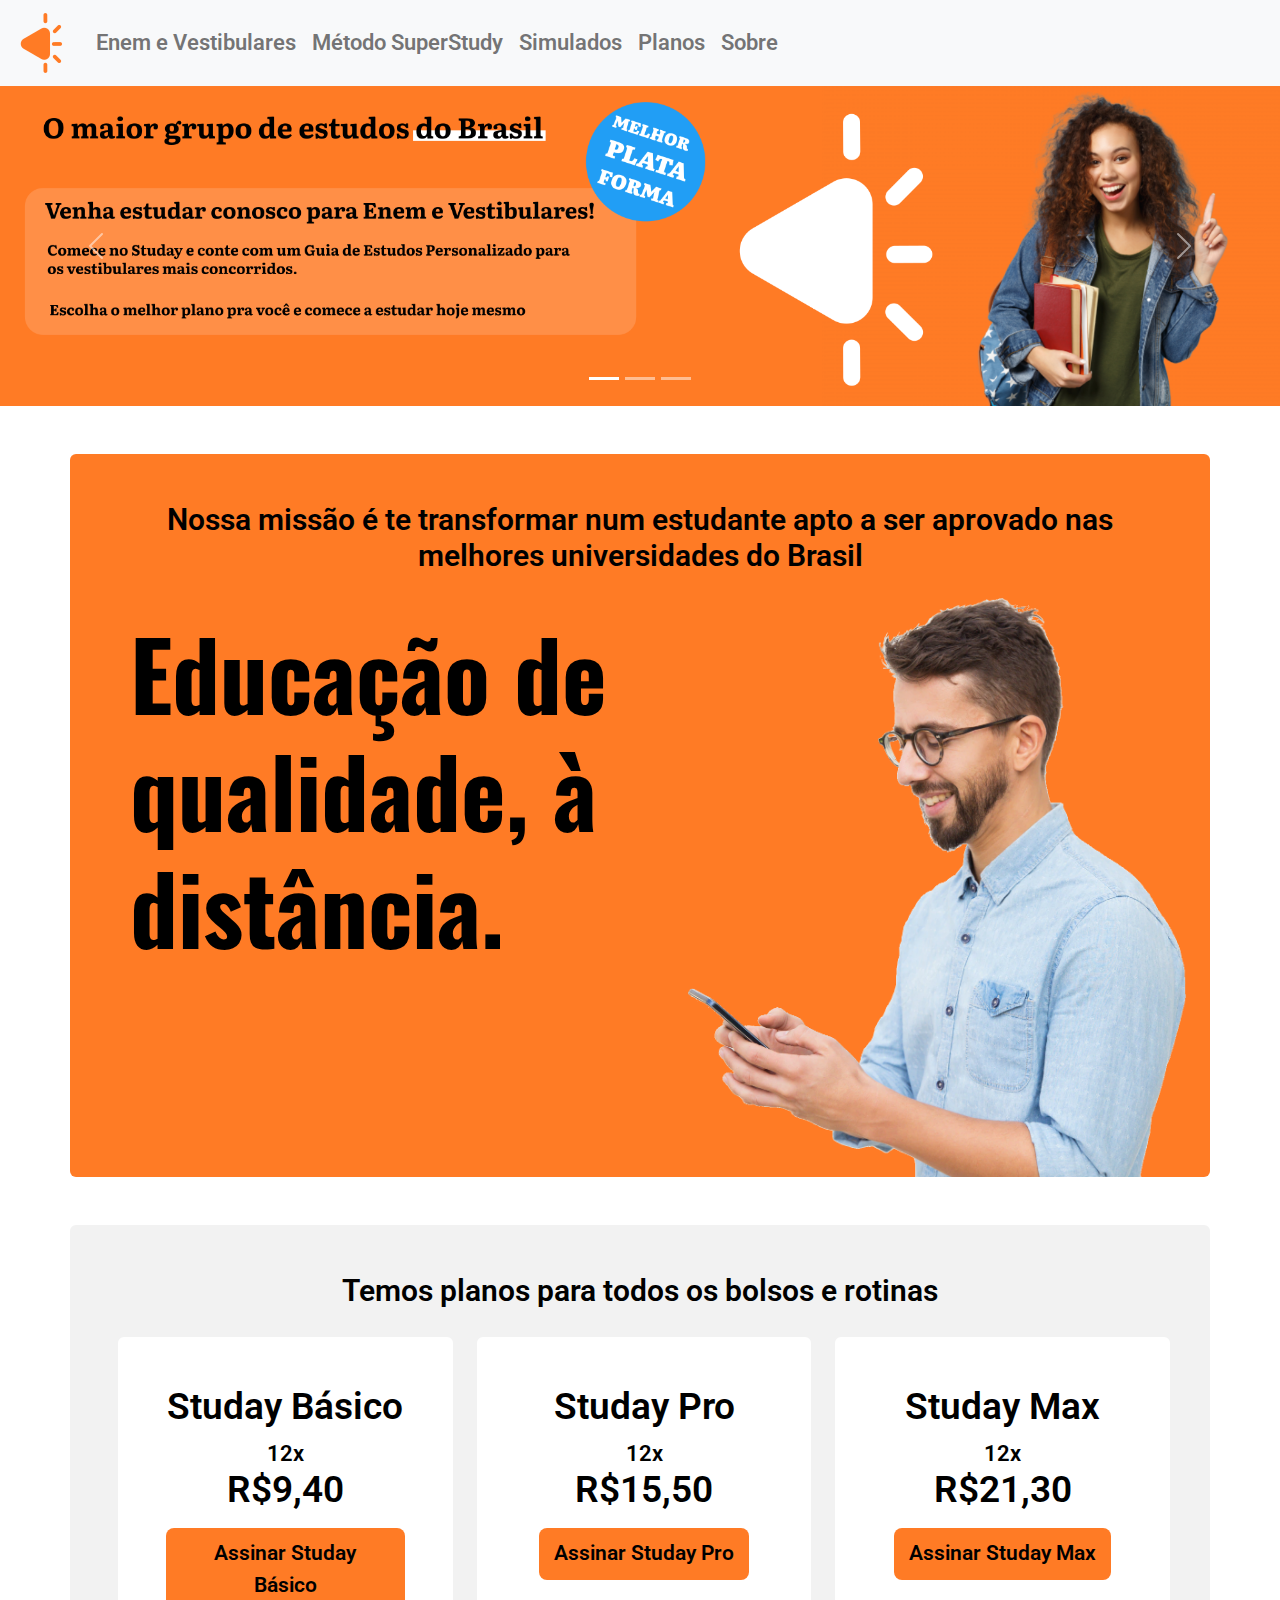
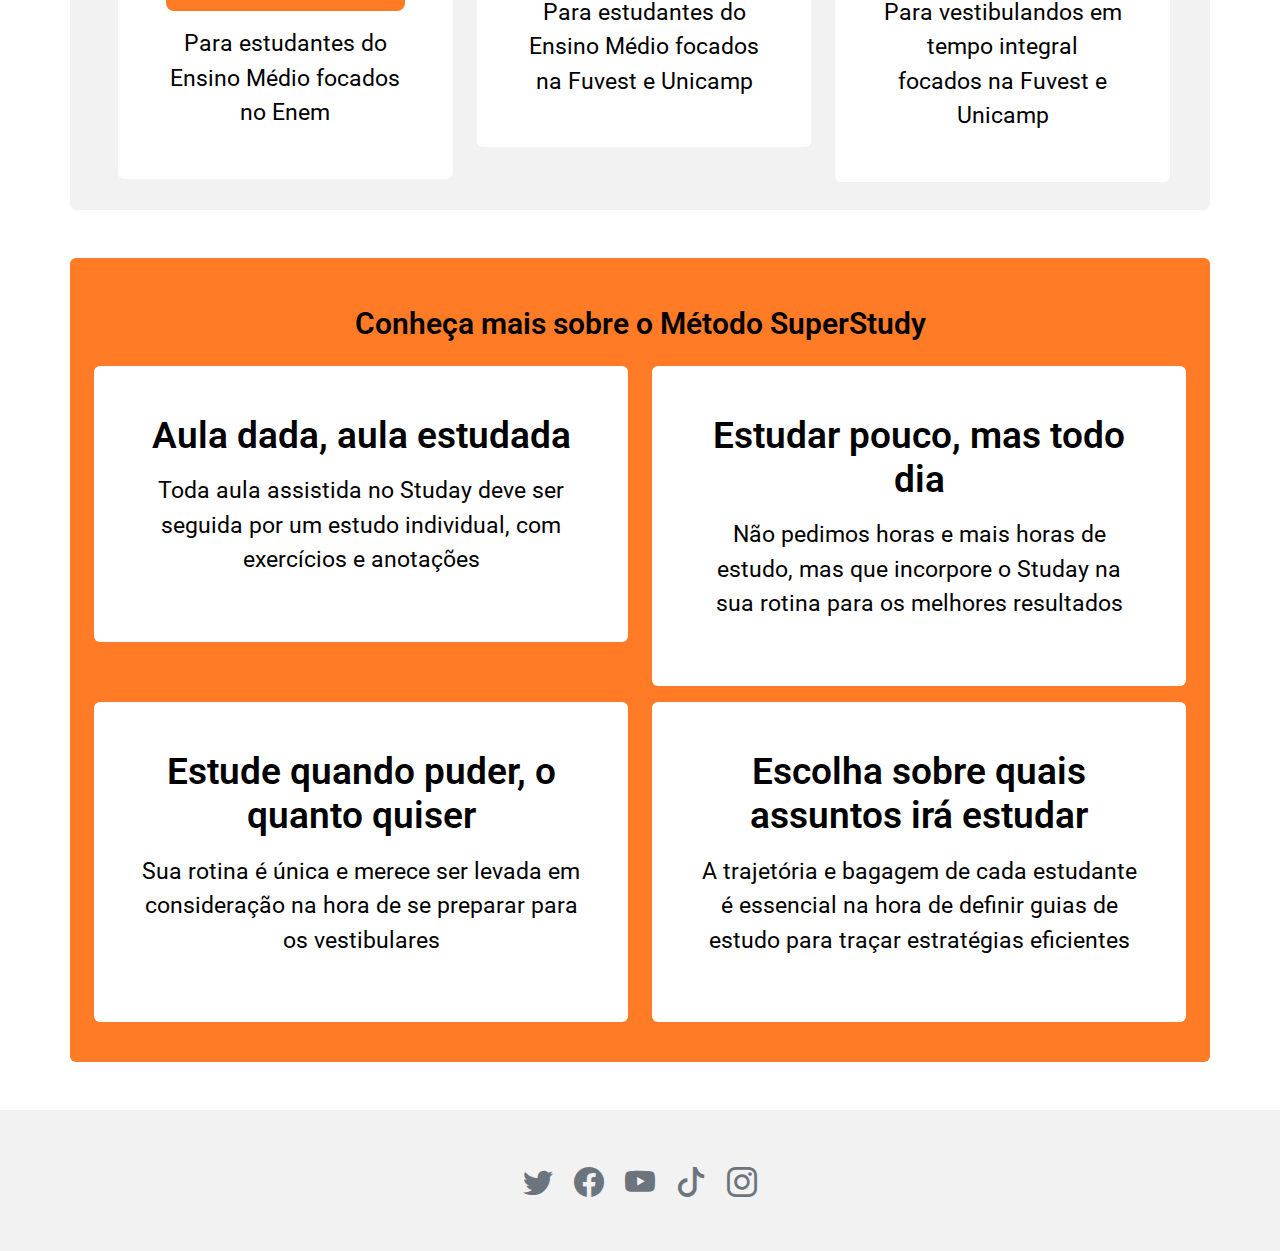
<file: index.html>
<!doctype html>
<html lang="pt-br">

<head>
  <meta charset="utf-8">
  <meta name="viewport" content="width=device-width, initial-scale=1">
  <link href="css/bootstrap.min.css" rel="stylesheet">
  <script src="js/bootstrap.bundle.min.js"></script>
  <link rel="icon" href="./images/Logo20px.png">
  <link rel="stylesheet" href="https://cdn.jsdelivr.net/npm/bootstrap-icons@1.9.1/font/bootstrap-icons.css">
  <link rel="preconnect" href="https://fonts.googleapis.com">
  <link rel="preconnect" href="https://fonts.gstatic.com" crossorigin>
  <link
    href="https://fonts.googleapis.com/css2?family=Literata:ital,opsz,wght@0,7..72,400;0,7..72,700;1,7..72,400;1,7..72,700&display=swap"
    rel="stylesheet">
  <link
    href="https://fonts.googleapis.com/css2?family=Roboto:ital,wght@0,400;0,700;0,900;1,400;1,700;1,900&display=swap"
    rel="stylesheet">
  <link href="https://fonts.googleapis.com/css2?family=Oswald:wght@700&display=swap" rel="stylesheet">
  <link href="style.css" rel="stylesheet">
  <title>Studay</title>
</head>

<body>
  <!-- INICIO DA BARRA DE NAVEGAÇÃO-->

  <nav class="navbar navbar-expand-lg bg-light">
    <div class="container-fluid">
      <a class="navbar-brand" href="./index.html"><img src="images/Logo60px.png"></a>
      <button class="navbar-toggler" type="button" data-bs-toggle="collapse" data-bs-target="#navbarSupportedContent"
        aria-controls="navbarSupportedContent" aria-expanded="false" aria-label="Toggle navigation">
        <span class="navbar-toggler-icon"></span>
      </button>
      <div class="collapse navbar-collapse" id="navbarSupportedContent">
        <ul class="navbar-nav me-auto mb-2 mb-lg-0">
          <!--<li class="nav-item">
          <a class="nav-link active" aria-current="page" href="#">Home</a>
        </li>-->
          <li class="nav-item">
            <a class="nav-link" href="./enem.html">Enem e Vestibulares</a>
          </li>
          <li class="nav-item">
            <a class="nav-link" href="./metodo.html">Método SuperStudy</a>
          </li>
          <li class="nav-item">
            <a class="nav-link" href="./simulados.html">Simulados</a>
          </li>
          <li class="nav-item">
            <a class="nav-link" href="./planos.html">Planos</a>
          </li>
          <li class="nav-item">
            <a class="nav-link" href="./sobre.html">Sobre</a>
          </li>
          <!--<li class="nav-item dropdown">
          <a class="nav-link dropdown-toggle" href="#" role="button" data-bs-toggle="dropdown" aria-expanded="false">
            Dropdown
          </a>
          <ul class="dropdown-menu">
            <li><a class="dropdown-item" href="#">Action</a></li>
            <li><a class="dropdown-item" href="#">Another action</a></li>
            <li><hr class="dropdown-divider"></li>
            <li><a class="dropdown-item" href="#">Something else here</a></li>
          </ul>
        </li>-->
          <!--<li class="nav-item">
          <a class="nav-link disabled">Disabled</a>
        </li>-->
        </ul>
        <!--<form class="d-flex" role="search">
        <input class="form-control me-2" type="search" placeholder="Search" aria-label="Search">
        <button class="btn btn-outline-success" type="submit">Search</button>
      </form>-->
      </div>
    </div>
  </nav>

  <!-- FIM DA BARRA DE NAVEGAÇÃO -->

  <!-- INICIO SLIDER -->

  <div id="carouselExampleIndicators" class="d-none d-lg-block carousel slide" data-bs-ride="true">
    <div class="carousel-indicators">
      <button type="button" data-bs-target="#carouselExampleIndicators" data-bs-slide-to="0" class="active"
        aria-current="true" aria-label="Slide 1"></button>
      <button type="button" data-bs-target="#carouselExampleIndicators" data-bs-slide-to="1"
        aria-label="Slide 2"></button>
      <button type="button" data-bs-target="#carouselExampleIndicators" data-bs-slide-to="2"
        aria-label="Slide 3"></button>
    </div>
    <div class="carousel-inner">
      <div class="carousel-item active">
        <img src="images/banner.png" class="d-block w-100" alt="...">
      </div>
      <div class="carousel-item">
        <img src="images/banner2.png" class="d-block w-100" alt="...">
      </div>
      <div class="carousel-item">
        <img src="images/banner3.png" class="d-block w-100" alt="...">
      </div>
    </div>
    <button class="carousel-control-prev" type="button" data-bs-target="#carouselExampleIndicators"
      data-bs-slide="prev">
      <span class="carousel-control-prev-icon" aria-hidden="true"></span>
      <span class="visually-hidden">Previous</span>
    </button>
    <button class="carousel-control-next" type="button" data-bs-target="#carouselExampleIndicators"
      data-bs-slide="next">
      <span class="carousel-control-next-icon" aria-hidden="true"></span>
      <span class="visually-hidden">Next</span>
    </button>
  </div>

  <!-- FIM SLIDER -->

  <div class="ml-5 mr-5"> 
    <div class="container rounded orange pt-5 pl-5 pr-5 my-5">
      <h1 class="title mb-4 mx-5 text-center">Nossa missão é te transformar num estudante apto a ser aprovado nas
        melhores universidades do Brasil</h1>
      <div class="row">
        <div class="col ms-lg-5 mt-lg-3">
        <p class=" impact">Educação de qualidade, à distância.</p>
        </div>
        <div class="col text-lg-center">
          <img src="./images/homem.png" alt="Homem interagindo com um smartphone" id="homem">
        </div>
      </div>
    </div>

    <div class="container rounded gray p-4 pt-5 mb-5">
      <h1 class="title mb-4 mx-5 text-center">Temos planos para todos os bolsos e rotinas</h1>
      <div class="row mx-2">
        <div class="col">
          <div class="container rounded white p-5 m-1 text-center">
            <div class="card-title mb-3">Studay Básico</div>
            <div class="card-small mb-0 p-0">12x</div>
            <div class="card-title mt-1">R$9,40</div>
            <button class="button orange mt-3">Assinar Studay Básico</button>
            <div class="card-text mt-3">Para estudantes do Ensino Médio focados no Enem</div>
          </div>
        </div>
        <div class="col">
          <div class="container rounded white p-5 m-1 text-center">
            <div class="card-title mb-3">Studay Pro</div>
            <div class="card-small mb-0 p-0">12x</div>
            <div class="card-title mt-1">R$15,50</div>
            <button class="button orange mt-3">Assinar Studay Pro</button>
            <div class="card-text mt-3">Para estudantes do Ensino Médio focados na Fuvest e Unicamp</div>
          </div>
        </div>
        <div class="col">
          <div class="container rounded white p-5 m-1 text-center">
            <div class="card-title mb-3">Studay Max</div>
            <div class="card-small mb-0 p-0">12x</div>
            <div class="card-title mt-1">R$21,30</div>
            <button class="button orange mt-3">Assinar Studay Max</button>
            <div class="card-text mt-3">Para vestibulandos em tempo integral focados na Fuvest e Unicamp</div>
          </div>
        </div>
      </div>
    </div>

    <div class="container rounded orange p-4 pt-5 mb-5">
      <h1 class="title mb-4 mx-5 text-center">Conheça mais sobre o Método SuperStudy</h1>
      <div class="row">
        <div class="col">
          <div class="container rounded white p-5 text-center mb-3">
            <div class="card-title mb-3">Aula dada, aula estudada</div>
            <div class="card-text mb-3">Toda aula assistida no Studay deve ser seguida por um estudo individual, com exercícios e anotações</div>
          </div>
        </div>
        <div class="col">
          <div class="container rounded white p-5 text-center mb-3">
            <div class="card-title mb-3">Estudar pouco, mas todo dia</div>
            <div class="card-text mb-3">Não pedimos horas e mais horas de estudo, mas que incorpore o Studay na sua rotina para os melhores resultados</div>
          </div>
        </div>
      </div>
      <div class="row">
        <div class="col">
          <div class="container rounded white p-5 text-center mb-3">
            <div class="card-title mb-3">Estude quando puder, o quanto quiser</div>
            <div class="card-text mb-3">Sua rotina é única e merece ser levada em consideração na hora de se preparar para os vestibulares</div>
          </div>
        </div>
        <div class="col">
          <div class="container rounded white p-5 text-center mb-3">
            <div class="card-title mb-3">Escolha sobre quais assuntos irá estudar</div>
            <div class="card-text mb-3">A trajetória e bagagem de cada estudante é essencial na hora de definir guias de estudo para traçar estratégias eficientes</div>
          </div>
        </div>
      </div>
    </div>

    <!-- INICIO FOOTER -->

    <div class="gray p-5 mx-0 mt-5">
      <footer class="text-center">
        <a class="icon mx-2" href="https://twitter.com/"><i class="bi bi-twitter" style="font-size: 30px;"></i></a>
        <a class="icon mx-2" href="https://facebook.com/"><i class="bi bi-facebook" style="font-size: 30px;"></i></a>
        <a class="icon mx-2" href="https://youtube.com/"><i class="bi bi-youtube" style="font-size: 30px;"></i></a>
        <a class="icon mx-2" href="https://tiktok.com/"><i class="bi bi-tiktok" style="font-size: 30px;"></i></a>
        <a class="icon mx-2" href="https://instagram.com/"><i class="bi bi-instagram" style="font-size: 30px;"></i></a>
      </footer>
    </div>

    <!-- FIM FOOTER -->
</body>

</html>
</file>
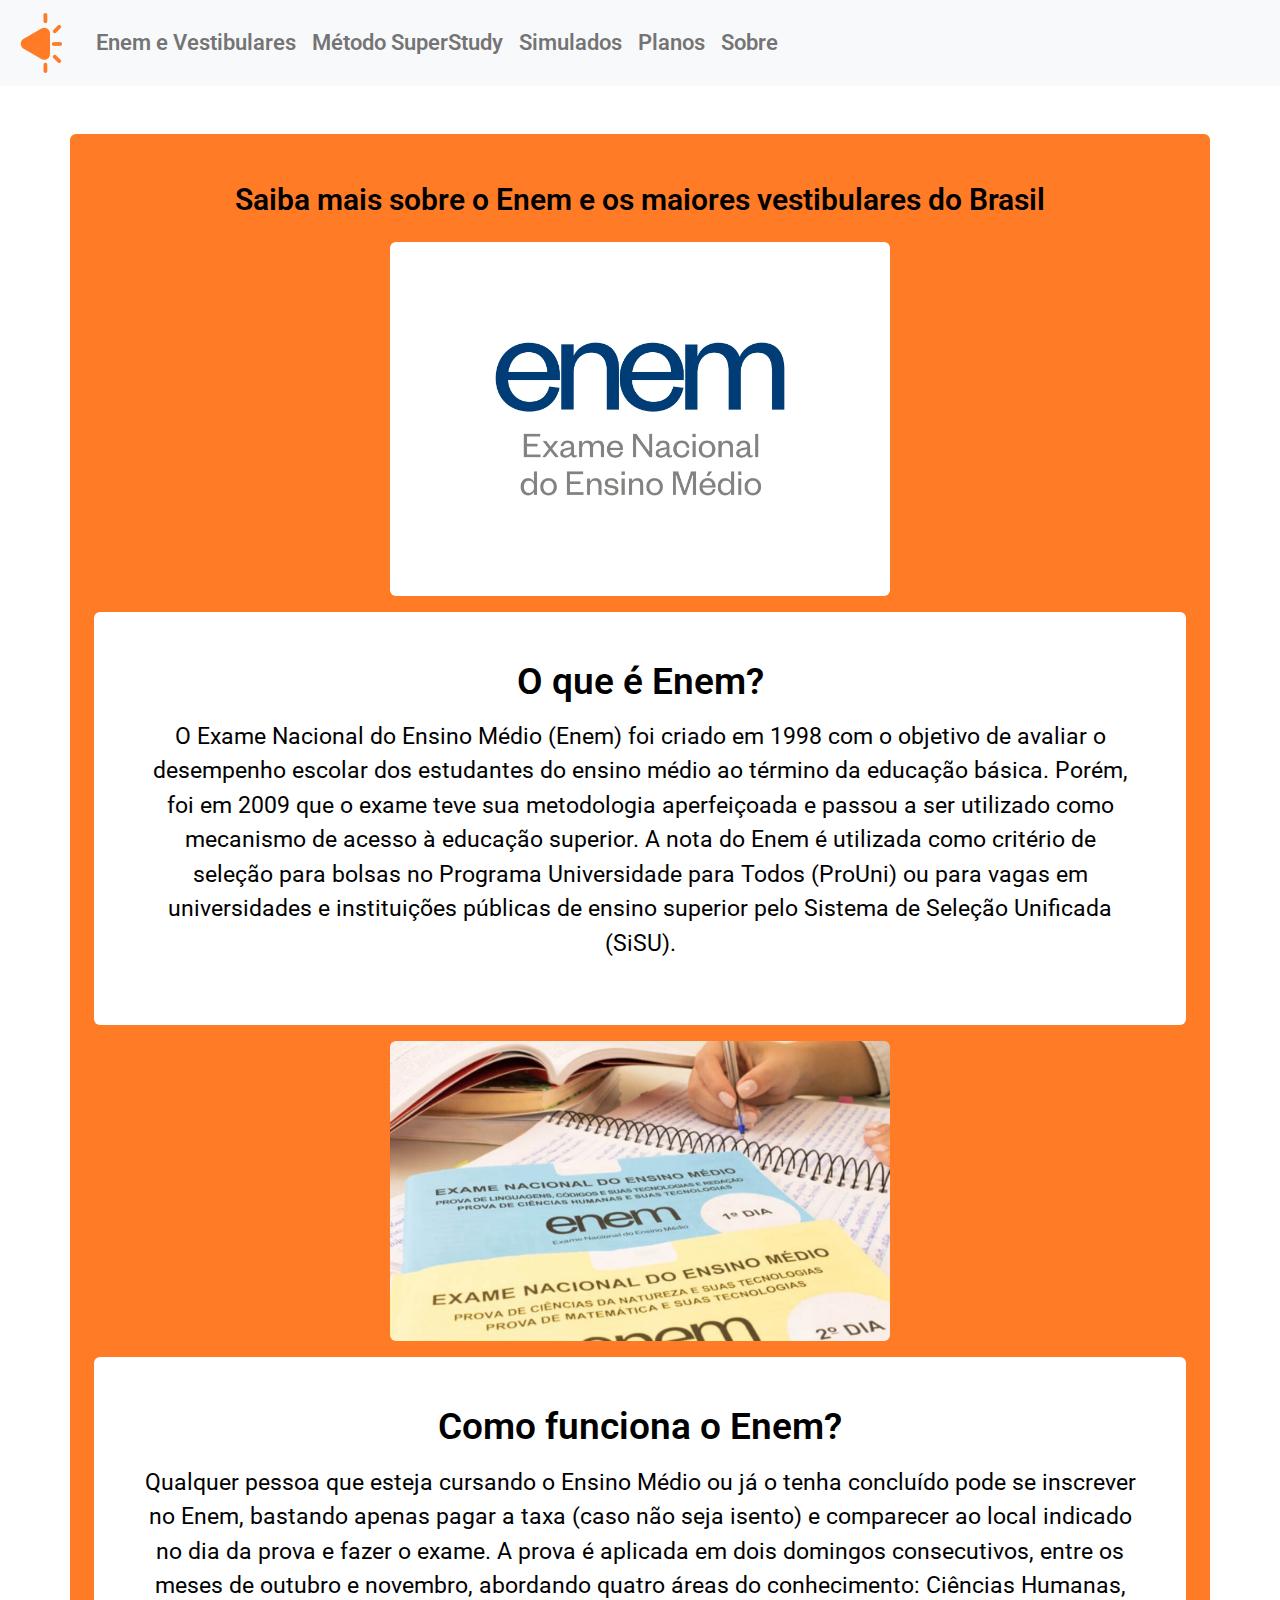
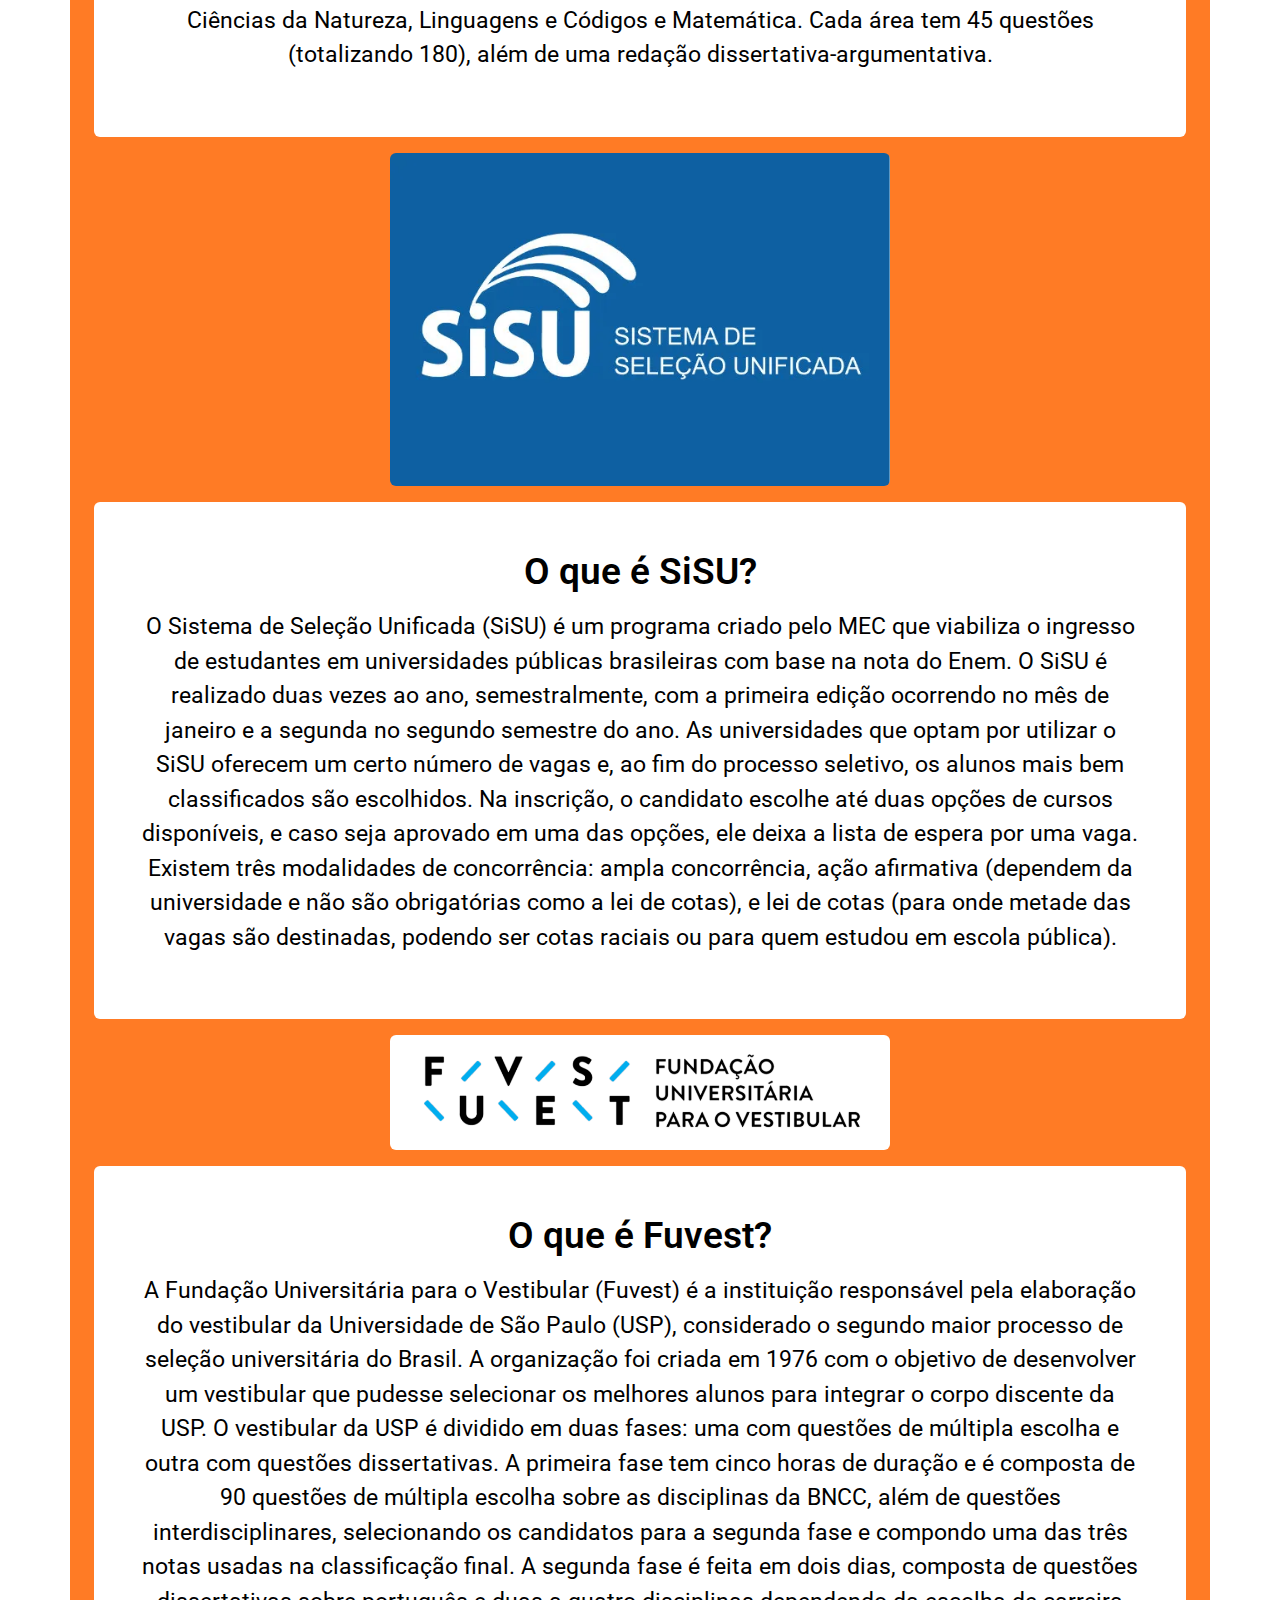
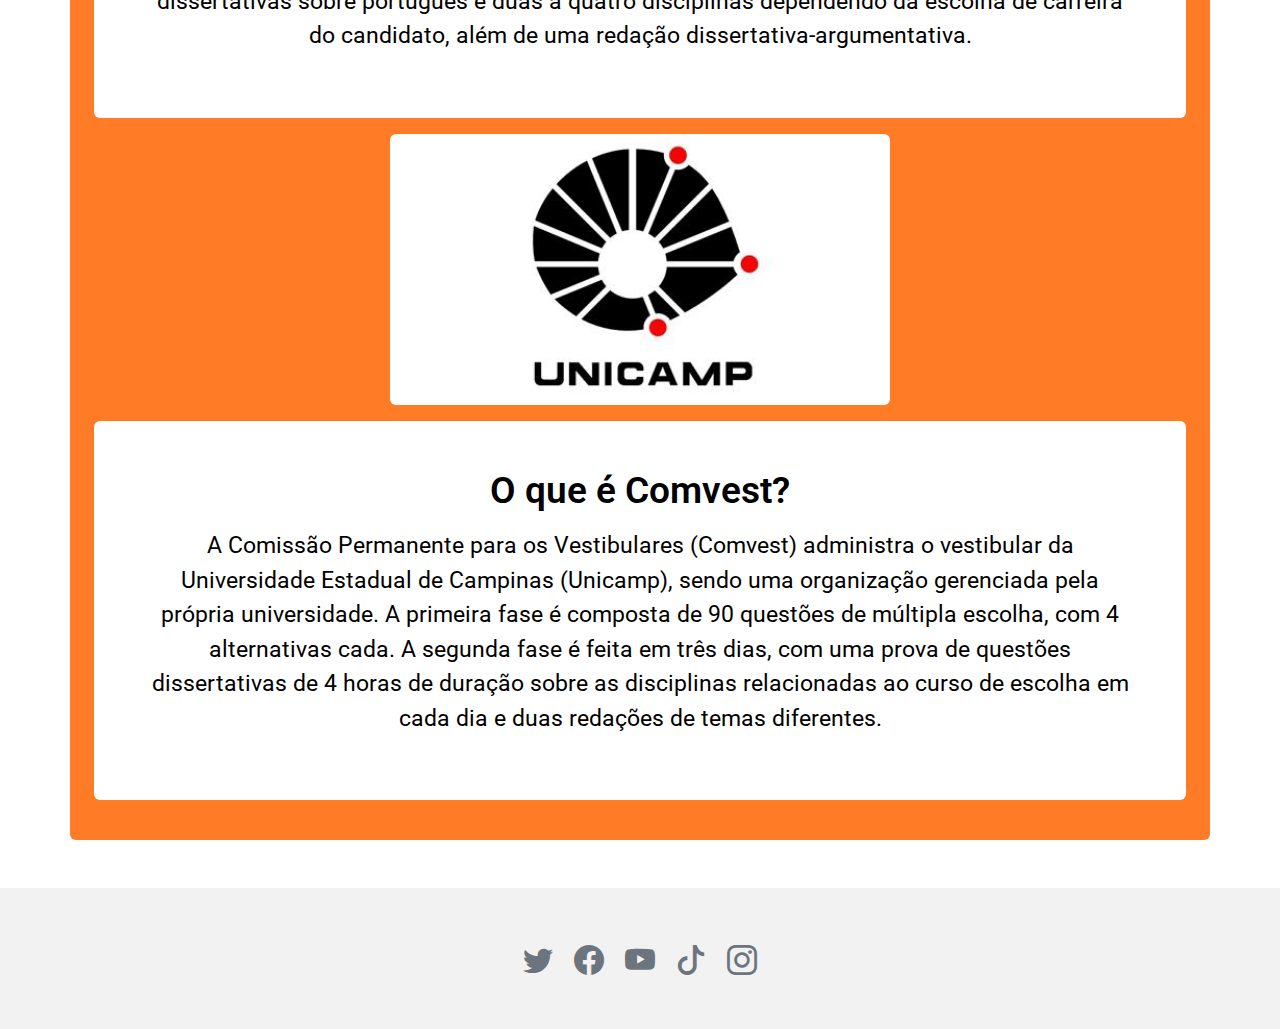
<file: enem.html>
<!doctype html>
<html lang="pt-br">

<head>
  <meta charset="utf-8">
  <meta name="viewport" content="width=device-width, initial-scale=1">
  <link href="css/bootstrap.min.css" rel="stylesheet">
  <script src="js/bootstrap.bundle.min.js"></script>
  <link rel="icon" href="./images/Logo20px.png">
  <link rel="stylesheet" href="https://cdn.jsdelivr.net/npm/bootstrap-icons@1.9.1/font/bootstrap-icons.css">
  <link rel="preconnect" href="https://fonts.googleapis.com">
  <link rel="preconnect" href="https://fonts.gstatic.com" crossorigin>
  <link
    href="https://fonts.googleapis.com/css2?family=Literata:ital,opsz,wght@0,7..72,400;0,7..72,700;1,7..72,400;1,7..72,700&display=swap"
    rel="stylesheet">
  <link
    href="https://fonts.googleapis.com/css2?family=Roboto:ital,wght@0,400;0,700;0,900;1,400;1,700;1,900&display=swap"
    rel="stylesheet">
  <link href="https://fonts.googleapis.com/css2?family=Oswald:wght@700&display=swap" rel="stylesheet">
  <link href="style.css" rel="stylesheet">
  <title>Studay</title>
</head>

<body>
  <!-- INICIO DA BARRA DE NAVEGAÇÃO-->

  <nav class="navbar navbar-expand-lg bg-light">
    <div class="container-fluid">
      <a class="navbar-brand" href="./index.html"><img src="images/Logo60px.png"></a>
      <button class="navbar-toggler" type="button" data-bs-toggle="collapse" data-bs-target="#navbarSupportedContent"
        aria-controls="navbarSupportedContent" aria-expanded="false" aria-label="Toggle navigation">
        <span class="navbar-toggler-icon"></span>
      </button>
      <div class="collapse navbar-collapse" id="navbarSupportedContent">
        <ul class="navbar-nav me-auto mb-2 mb-lg-0">
          <!--<li class="nav-item">
          <a class="nav-link active" aria-current="page" href="#">Home</a>
        </li>-->
          <li class="nav-item">
            <a class="nav-link" href="./enem.html">Enem e Vestibulares</a>
          </li>
          <li class="nav-item">
            <a class="nav-link" href="./metodo.html">Método SuperStudy</a>
          </li>
          <li class="nav-item">
            <a class="nav-link" href="./simulados.html">Simulados</a>
          </li>
          <li class="nav-item">
            <a class="nav-link" href="./planos.html">Planos</a>
          </li>
          <li class="nav-item">
            <a class="nav-link" href="./sobre.html">Sobre</a>
          </li>
          <!--<li class="nav-item dropdown">
          <a class="nav-link dropdown-toggle" href="#" role="button" data-bs-toggle="dropdown" aria-expanded="false">
            Dropdown
          </a>
          <ul class="dropdown-menu">
            <li><a class="dropdown-item" href="#">Action</a></li>
            <li><a class="dropdown-item" href="#">Another action</a></li>
            <li><hr class="dropdown-divider"></li>
            <li><a class="dropdown-item" href="#">Something else here</a></li>
          </ul>
        </li>-->
          <!--<li class="nav-item">
          <a class="nav-link disabled">Disabled</a>
        </li>-->
        </ul>
        <!--<form class="d-flex" role="search">
        <input class="form-control me-2" type="search" placeholder="Search" aria-label="Search">
        <button class="btn btn-outline-success" type="submit">Search</button>
      </form>-->
      </div>
    </div>
  </nav>

  <!-- FIM DA BARRA DE NAVEGAÇÃO -->

  <!-- INICIO SLIDER -->

    <div class="container rounded orange p-4 pt-5 mb-5 mt-5">
      <h1 class="title mb-4 mx-5 text-center">Saiba mais sobre o Enem e os maiores vestibulares do Brasil</h1>
        <div class="text-center">
          <img src="./images/enem.jpg" alt="Enem" class="rounded mb-3 figure">
        </div>
        <div class="container rounded white p-5 text-center mb-3">
          <div class="card-title mb-3">O que é Enem?</div>
          <div class="card-text mb-3">O Exame Nacional do Ensino Médio (Enem) foi criado em 1998 com o objetivo de avaliar o desempenho escolar dos estudantes do ensino médio ao término da educação básica. Porém, foi em 2009 que o exame teve sua metodologia aperfeiçoada e passou a ser utilizado como mecanismo de acesso à educação superior. A nota do Enem é utilizada como critério de seleção para bolsas no Programa Universidade para Todos (ProUni) ou para vagas em universidades e instituições públicas de ensino superior pelo Sistema de Seleção Unificada (SiSU).</div>
        </div>
        <div class="text-center">
          <img src="./images/enem-prova.webp" alt="Prova do Enem"class="rounded mb-3 figure">
        </div>
        <div class="container rounded white p-5 text-center mb-3">
          <div class="card-title mb-3">Como funciona o Enem?</div>
          <div class="card-text mb-3">Qualquer pessoa que esteja cursando o Ensino Médio ou já o tenha concluído pode se inscrever no Enem, bastando apenas pagar a taxa (caso não seja isento) e comparecer ao local indicado no dia da prova e fazer o exame. A prova é aplicada em dois domingos consecutivos, entre os meses de outubro e novembro, abordando quatro áreas do conhecimento: Ciências Humanas, Ciências da Natureza, Linguagens e Códigos e Matemática. Cada área tem 45 questões (totalizando 180), além de uma redação dissertativa-argumentativa.</div>
        </div>

        <div class="text-center">
          <img src="./images/sisu.webp" alt="SiSU" class="rounded mb-3 figure">
        </div>
        <div class="container rounded white p-5 text-center mb-3">
          <div class="card-title mb-3">O que é SiSU?</div>
          <div class="card-text mb-3">O Sistema de Seleção Unificada (SiSU) é um programa criado pelo MEC que viabiliza o ingresso de estudantes em universidades públicas brasileiras com base na nota do Enem. O SiSU é realizado duas vezes ao ano, semestralmente, com a primeira edição ocorrendo no mês de janeiro e a segunda no segundo semestre do ano. As universidades que optam por utilizar o SiSU oferecem um certo número de vagas e, ao fim do processo seletivo, os alunos mais bem classificados são escolhidos. Na inscrição, o candidato escolhe até duas opções de cursos disponíveis, e caso seja aprovado em uma das opções, ele deixa a lista de espera por uma vaga. Existem três modalidades de concorrência: ampla concorrência, ação afirmativa (dependem da universidade e não são obrigatórias como a lei de cotas), e lei de cotas (para onde metade das vagas são destinadas, podendo ser cotas raciais ou para quem estudou em escola pública).</div>
        </div>

        <div class="text-center">
          <img src="./images/fuvest.PNG" alt="Fuvest" class="rounded mb-3 figure">
        </div>
        <div class="container rounded white p-5 text-center mb-3">
          <div class="card-title mb-3">O que é Fuvest?</div>
          <div class="card-text mb-3">A Fundação Universitária para o Vestibular (Fuvest) é a instituição responsável pela elaboração do vestibular da Universidade de São Paulo (USP), considerado o segundo maior processo de seleção universitária do Brasil. A organização foi criada em 1976 com o objetivo de desenvolver um vestibular que pudesse selecionar os melhores alunos para integrar o corpo discente da USP. O vestibular da USP é dividido em duas fases: uma com questões de múltipla escolha e outra com questões dissertativas. A primeira fase tem cinco horas de duração e é composta de 90 questões de múltipla escolha sobre as disciplinas da BNCC, além de questões interdisciplinares, selecionando os candidatos para a segunda fase e compondo uma das três notas usadas na classificação final. A segunda fase é feita em dois dias, composta de questões dissertativas sobre português e duas a quatro disciplinas dependendo da escolha de carreira do candidato, além de uma redação dissertativa-argumentativa.</div>
        </div>

        <div class="text-center">
          <img src="./images/unicamp.jpg" alt="Comvest" class="rounded mb-3 figure">
        </div>
        <div class="container rounded white p-5 text-center mb-3">
          <div class="card-title mb-3">O que é Comvest?</div>
          <div class="card-text mb-3">A Comissão Permanente para os Vestibulares (Comvest) administra o vestibular da Universidade Estadual de Campinas (Unicamp), sendo uma organização gerenciada pela própria universidade. A primeira fase é composta de 90 questões de múltipla escolha, com 4 alternativas cada. A segunda fase é feita em três dias, com uma prova de questões dissertativas de 4 horas de duração sobre as disciplinas relacionadas ao curso de escolha em cada dia e duas redações de temas diferentes.</div>
        </div>
    </div>  

    <!-- INICIO FOOTER -->

    <div class="gray p-5 mx-0 mt-5">
      <footer class="text-center">
        <a class="icon mx-2" href="https://twitter.com/"><i class="bi bi-twitter" style="font-size: 30px;"></i></a>
        <a class="icon mx-2" href="https://facebook.com/"><i class="bi bi-facebook" style="font-size: 30px;"></i></a>
        <a class="icon mx-2" href="https://youtube.com/"><i class="bi bi-youtube" style="font-size: 30px;"></i></a>
        <a class="icon mx-2" href="https://tiktok.com/"><i class="bi bi-tiktok" style="font-size: 30px;"></i></a>
        <a class="icon mx-2" href="https://instagram.com/"><i class="bi bi-instagram" style="font-size: 30px;"></i></a>
      </footer>
    </div>

    <!-- FIM FOOTER -->
</body>

</html>
</file>
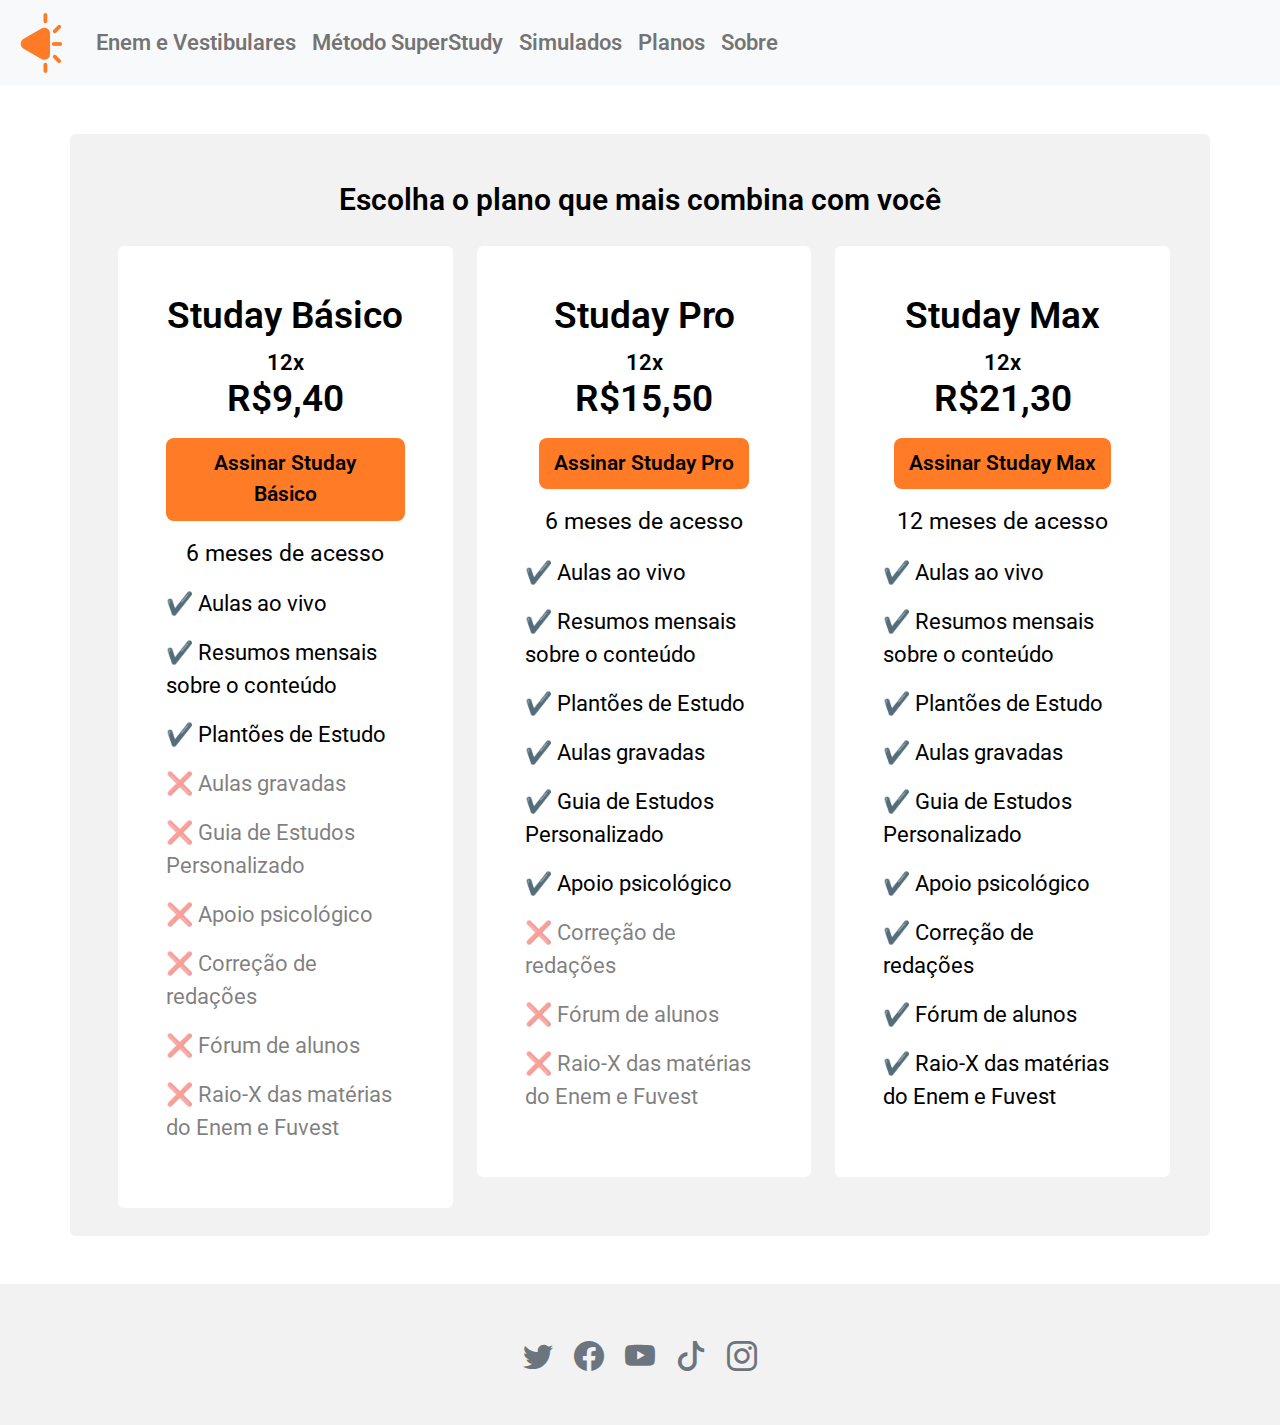
<file: planos.html>
<!doctype html>
<html lang="pt-br">

<head>
  <meta charset="utf-8">
  <meta name="viewport" content="width=device-width, initial-scale=1">
  <link href="css/bootstrap.min.css" rel="stylesheet">
  <script src="js/bootstrap.bundle.min.js"></script>
  <link rel="icon" href="./images/Logo20px.png">
  <link rel="stylesheet" href="https://cdn.jsdelivr.net/npm/bootstrap-icons@1.9.1/font/bootstrap-icons.css">
  <link rel="preconnect" href="https://fonts.googleapis.com">
  <link rel="preconnect" href="https://fonts.gstatic.com" crossorigin>
  <link
    href="https://fonts.googleapis.com/css2?family=Literata:ital,opsz,wght@0,7..72,400;0,7..72,700;1,7..72,400;1,7..72,700&display=swap"
    rel="stylesheet">
  <link
    href="https://fonts.googleapis.com/css2?family=Roboto:ital,wght@0,400;0,700;0,900;1,400;1,700;1,900&display=swap"
    rel="stylesheet">
  <link href="https://fonts.googleapis.com/css2?family=Oswald:wght@700&display=swap" rel="stylesheet">
  <link href="style.css" rel="stylesheet">
  <title>Studay</title>
</head>

<body>
  <!-- INICIO DA BARRA DE NAVEGAÇÃO-->

  <nav class="navbar navbar-expand-lg bg-light">
    <div class="container-fluid">
      <a class="navbar-brand" href="./index.html"><img src="images/Logo60px.png"></a>
      <button class="navbar-toggler" type="button" data-bs-toggle="collapse" data-bs-target="#navbarSupportedContent"
        aria-controls="navbarSupportedContent" aria-expanded="false" aria-label="Toggle navigation">
        <span class="navbar-toggler-icon"></span>
      </button>
      <div class="collapse navbar-collapse" id="navbarSupportedContent">
        <ul class="navbar-nav me-auto mb-2 mb-lg-0">
          <!--<li class="nav-item">
          <a class="nav-link active" aria-current="page" href="#">Home</a>
        </li>-->
          <li class="nav-item">
            <a class="nav-link" href="./enem.html">Enem e Vestibulares</a>
          </li>
          <li class="nav-item">
            <a class="nav-link" href="./metodo.html">Método SuperStudy</a>
          </li>
          <li class="nav-item">
            <a class="nav-link" href="./simulados.html">Simulados</a>
          </li>
          <li class="nav-item">
            <a class="nav-link" href="./planos.html">Planos</a>
          </li>
          <li class="nav-item">
            <a class="nav-link" href="./sobre.html">Sobre</a>
          </li>
          <!--<li class="nav-item dropdown">
          <a class="nav-link dropdown-toggle" href="#" role="button" data-bs-toggle="dropdown" aria-expanded="false">
            Dropdown
          </a>
          <ul class="dropdown-menu">
            <li><a class="dropdown-item" href="#">Action</a></li>
            <li><a class="dropdown-item" href="#">Another action</a></li>
            <li><hr class="dropdown-divider"></li>
            <li><a class="dropdown-item" href="#">Something else here</a></li>
          </ul>
        </li>-->
          <!--<li class="nav-item">
          <a class="nav-link disabled">Disabled</a>
        </li>-->
        </ul>
        <!--<form class="d-flex" role="search">
        <input class="form-control me-2" type="search" placeholder="Search" aria-label="Search">
        <button class="btn btn-outline-success" type="submit">Search</button>
      </form>-->
      </div>
    </div>
  </nav>

  <!-- FIM DA BARRA DE NAVEGAÇÃO -->

  <div class="container rounded gray p-4 pt-5 mb-5 mt-5">
    <h1 class="title mb-4 mx-5 text-center">Escolha o plano que mais combina com você</h1>
    <div class="row mx-2">
      <div class="col">
        <div class="container rounded white p-5 m-1 text-center">
          <div class="card-title mb-3">Studay Básico</div>
          <div class="card-small mb-0 p-0">12x</div>
          <div class="card-title mt-1">R$9,40</div>
          <button class="button orange mt-3">Assinar Studay Básico</button>
          <div class="card-text mt-3">6 meses de acesso</div>
          <div class="left mt-3">
            <p>✔️ Aulas ao vivo</p>
            <p>✔️ Resumos mensais sobre o conteúdo </p>
            <p>✔️ Plantões de Estudo</p>
            <p class="text-black-50">❌ Aulas gravadas </p>
            <p class="text-black-50">❌ Guia de Estudos Personalizado </p>
            <p class="text-black-50">❌ Apoio psicológico</p>
            <p class="text-black-50">❌ Correção de redações </p>
            <p class="text-black-50">❌ Fórum de alunos </p>
            <p class="text-black-50">❌ Raio-X das matérias do Enem e Fuvest</p>
          </div>
        </div>
      </div>
      <div class="col">
        <div class="container rounded white p-5 m-1 text-center">
          <div class="card-title mb-3">Studay Pro</div>
          <div class="card-small mb-0 p-0">12x</div>
          <div class="card-title mt-1">R$15,50</div>
          <button class="button orange mt-3">Assinar Studay Pro</button>
          <div class="card-text mt-3">6 meses de acesso</div>
          <div class="left mt-3">
            <p>✔️ Aulas ao vivo</p>
            <p>✔️ Resumos mensais sobre o conteúdo </p>
            <p>✔️ Plantões de Estudo</p>
            <p>✔️ Aulas gravadas </p>
            <p>✔️ Guia de Estudos Personalizado </p>
            <p>✔️ Apoio psicológico</p>
            <p class="text-black-50">❌ Correção de redações </p>
            <p class="text-black-50">❌ Fórum de alunos </p>
            <p class="text-black-50">❌ Raio-X das matérias do Enem e Fuvest</p>
          </div>
        </div>
      </div>
      <div class="col">
        <div class="container rounded white p-5 m-1 text-center">
          <div class="card-title mb-3">Studay Max</div>
          <div class="card-small mb-0 p-0">12x</div>
          <div class="card-title mt-1">R$21,30</div>
          <button class="button orange mt-3">Assinar Studay Max</button>
          <div class="card-text mt-3">12 meses de acesso</div>
          <div class="left mt-3">
            <p>✔️ Aulas ao vivo</p>
            <p>✔️ Resumos mensais sobre o conteúdo </p>
            <p>✔️ Plantões de Estudo</p>
            <p>✔️ Aulas gravadas </p>
            <p>✔️ Guia de Estudos Personalizado </p>
            <p>✔️ Apoio psicológico</p>
            <p>✔️ Correção de redações </p>
            <p>✔️ Fórum de alunos </p>
            <p>✔️ Raio-X das matérias do Enem e Fuvest</p>
          </div>
        </div>
      </div>
    </div>
  </div>
  
    <!-- INICIO FOOTER -->

    <div class="gray p-5 mx-0 mt-5">
      <footer class="text-center">
        <a class="icon mx-2" href="https://twitter.com/"><i class="bi bi-twitter" style="font-size: 30px;"></i></a>
        <a class="icon mx-2" href="https://facebook.com/"><i class="bi bi-facebook" style="font-size: 30px;"></i></a>
        <a class="icon mx-2" href="https://youtube.com/"><i class="bi bi-youtube" style="font-size: 30px;"></i></a>
        <a class="icon mx-2" href="https://tiktok.com/"><i class="bi bi-tiktok" style="font-size: 30px;"></i></a>
        <a class="icon mx-2" href="https://instagram.com/"><i class="bi bi-instagram" style="font-size: 30px;"></i></a>
      </footer>
    </div>

    <!-- FIM FOOTER -->
</body>

</html>
</file>
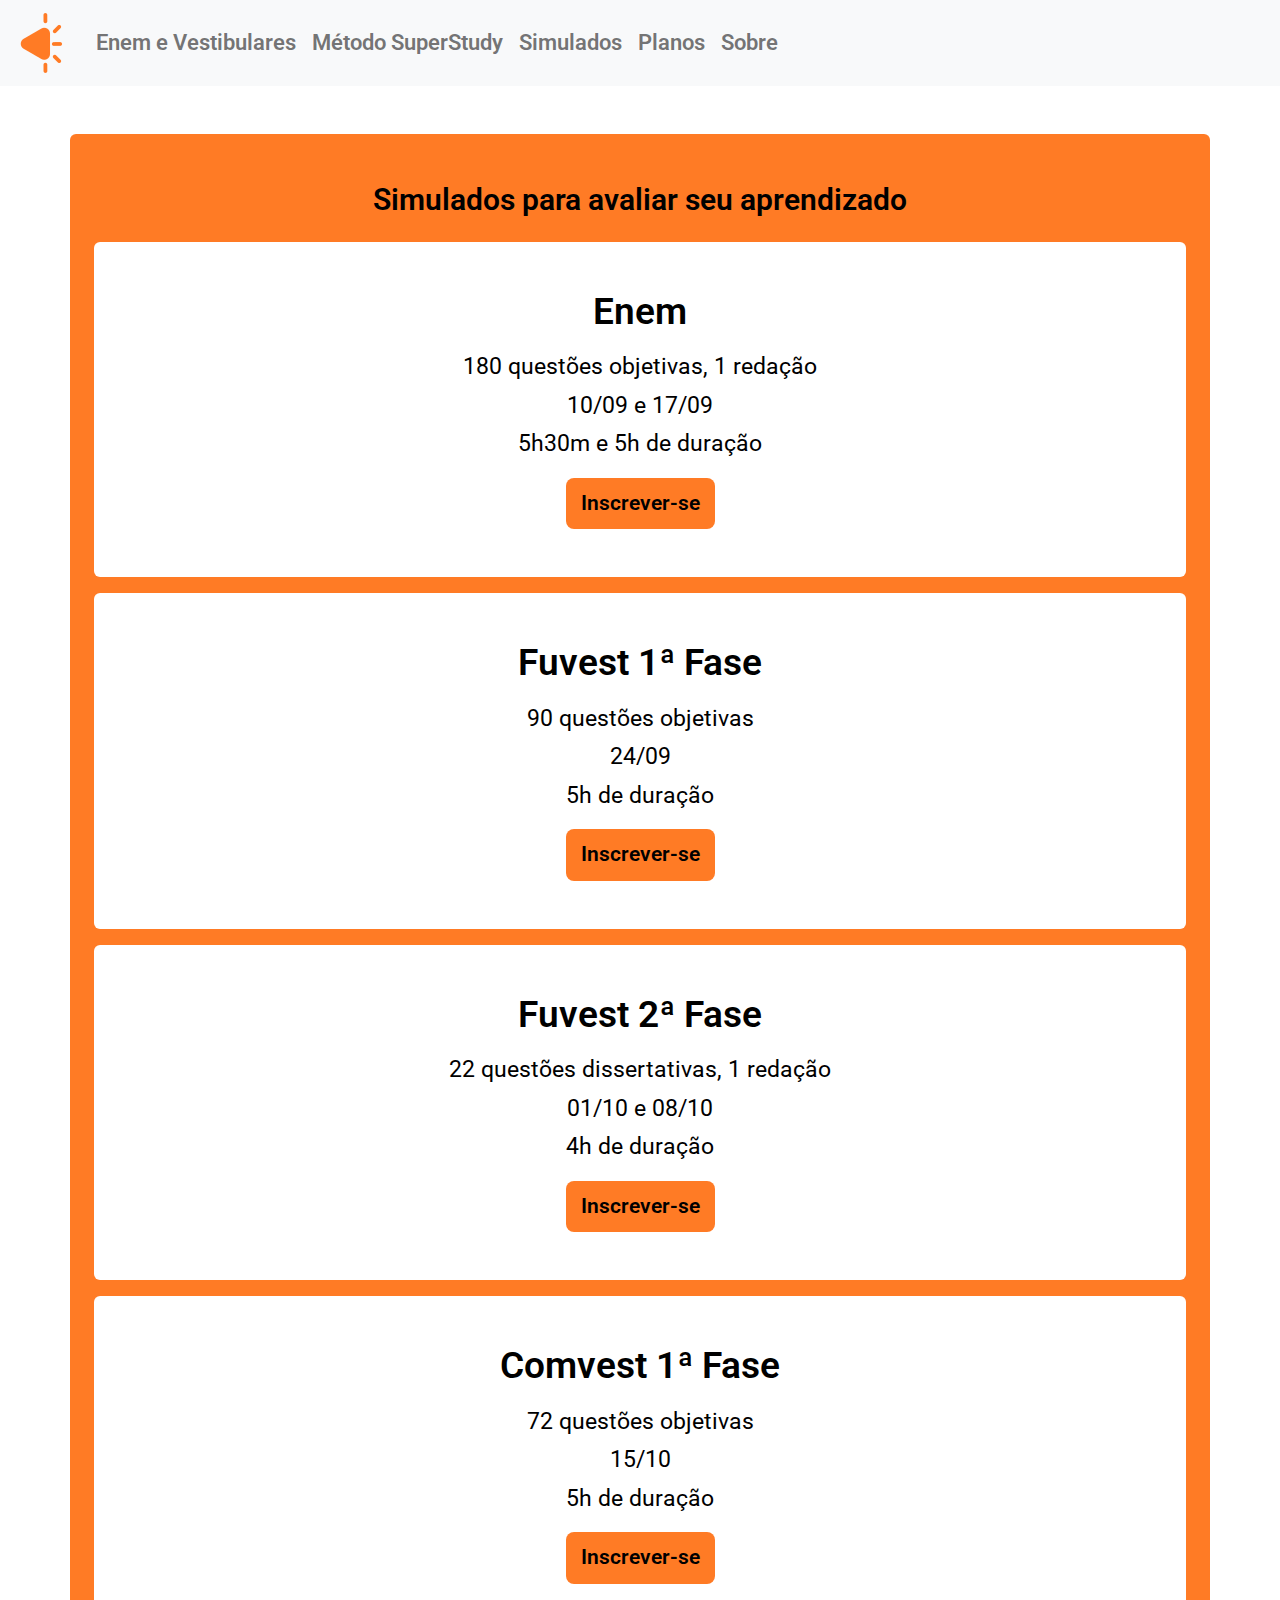
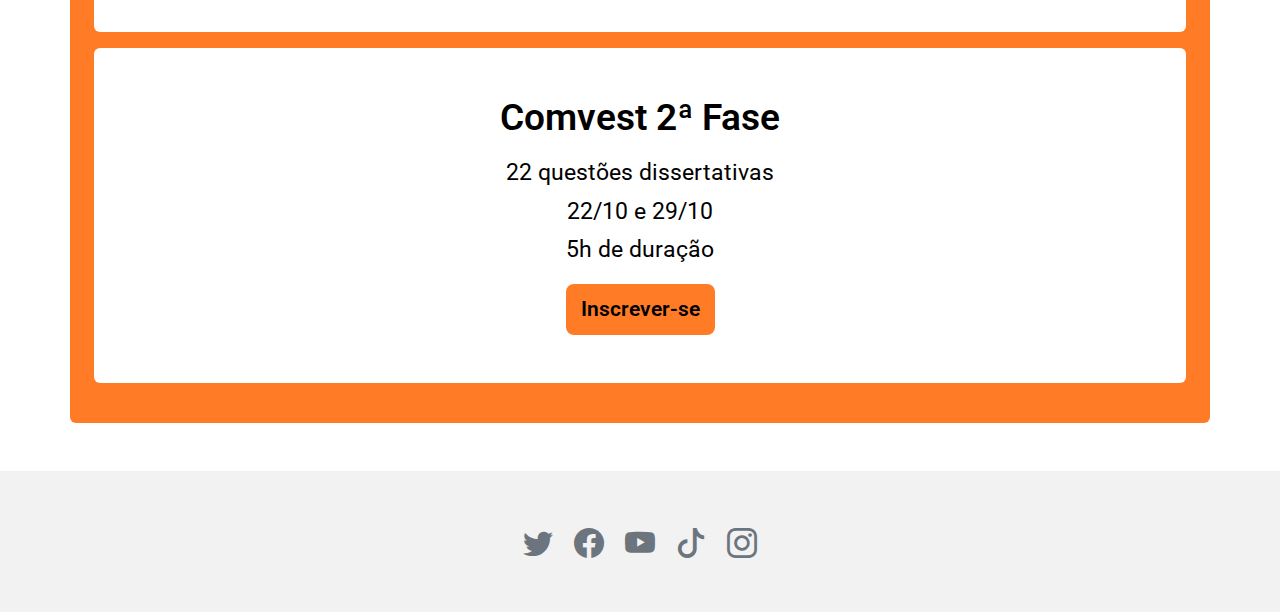
<file: simulados.html>
<!doctype html>
<html lang="pt-br">

<head>
  <meta charset="utf-8">
  <meta name="viewport" content="width=device-width, initial-scale=1">
  <link href="css/bootstrap.min.css" rel="stylesheet">
  <script src="js/bootstrap.bundle.min.js"></script>
  <link rel="icon" href="./images/Logo20px.png">
  <link rel="stylesheet" href="https://cdn.jsdelivr.net/npm/bootstrap-icons@1.9.1/font/bootstrap-icons.css">
  <link rel="preconnect" href="https://fonts.googleapis.com">
  <link rel="preconnect" href="https://fonts.gstatic.com" crossorigin>
  <link
    href="https://fonts.googleapis.com/css2?family=Literata:ital,opsz,wght@0,7..72,400;0,7..72,700;1,7..72,400;1,7..72,700&display=swap"
    rel="stylesheet">
  <link
    href="https://fonts.googleapis.com/css2?family=Roboto:ital,wght@0,400;0,700;0,900;1,400;1,700;1,900&display=swap"
    rel="stylesheet">
  <link href="https://fonts.googleapis.com/css2?family=Oswald:wght@700&display=swap" rel="stylesheet">
  <link href="style.css" rel="stylesheet">
  <title>Studay</title>
</head>

<body>
  <!-- INICIO DA BARRA DE NAVEGAÇÃO-->

  <nav class="navbar navbar-expand-lg bg-light">
    <div class="container-fluid">
      <a class="navbar-brand" href="./index.html"><img src="images/Logo60px.png"></a>
      <button class="navbar-toggler" type="button" data-bs-toggle="collapse" data-bs-target="#navbarSupportedContent"
        aria-controls="navbarSupportedContent" aria-expanded="false" aria-label="Toggle navigation">
        <span class="navbar-toggler-icon"></span>
      </button>
      <div class="collapse navbar-collapse" id="navbarSupportedContent">
        <ul class="navbar-nav me-auto mb-2 mb-lg-0">
          <!--<li class="nav-item">
          <a class="nav-link active" aria-current="page" href="#">Home</a>
        </li>-->
          <li class="nav-item">
            <a class="nav-link" href="./enem.html">Enem e Vestibulares</a>
          </li>
          <li class="nav-item">
            <a class="nav-link" href="./metodo.html">Método SuperStudy</a>
          </li>
          <li class="nav-item">
            <a class="nav-link" href="./simulados.html">Simulados</a>
          </li>
          <li class="nav-item">
            <a class="nav-link" href="./planos.html">Planos</a>
          </li>
          <li class="nav-item">
            <a class="nav-link" href="./sobre.html">Sobre</a>
          </li>
          <!--<li class="nav-item dropdown">
          <a class="nav-link dropdown-toggle" href="#" role="button" data-bs-toggle="dropdown" aria-expanded="false">
            Dropdown
          </a>
          <ul class="dropdown-menu">
            <li><a class="dropdown-item" href="#">Action</a></li>
            <li><a class="dropdown-item" href="#">Another action</a></li>
            <li><hr class="dropdown-divider"></li>
            <li><a class="dropdown-item" href="#">Something else here</a></li>
          </ul>
        </li>-->
          <!--<li class="nav-item">
          <a class="nav-link disabled">Disabled</a>
        </li>-->
        </ul>
        <!--<form class="d-flex" role="search">
        <input class="form-control me-2" type="search" placeholder="Search" aria-label="Search">
        <button class="btn btn-outline-success" type="submit">Search</button>
      </form>-->
      </div>
    </div>
  </nav>

  <!-- FIM DA BARRA DE NAVEGAÇÃO -->

  <div class="container rounded orange p-4 pt-5 mb-5 mt-5">
    <h1 class="title mb-4 mx-5 text-center">Simulados para avaliar seu aprendizado</h1>
    <div class="container rounded white p-5 mb-3 text-center">
      <div class="card-title mb-3">Enem</div>
      <div class="card-text mt-1">180 questões objetivas, 1 redação</div>
      <div class="card-text mt-1">10/09 e 17/09</div>
      <div class="card-text mt-1">5h30m e 5h de duração</div>
      <button class="button orange mt-3">Inscrever-se</button>
    </div>
    <div class="container rounded white p-5 mb-3 text-center">
      <div class="card-title mb-3">Fuvest 1ª Fase</div>
      <div class="card-text mt-1">90 questões objetivas</div>
      <div class="card-text mt-1">24/09</div>
      <div class="card-text mt-1">5h de duração</div>
      <button class="button orange mt-3">Inscrever-se</button>
    </div>
    <div class="container rounded white p-5 mb-3 text-center">
      <div class="card-title mb-3">Fuvest 2ª Fase</div>
      <div class="card-text mt-1">22 questões dissertativas, 1 redação</div>
      <div class="card-text mt-1">01/10 e 08/10</div>
      <div class="card-text mt-1">4h de duração</div>
      <button class="button orange mt-3">Inscrever-se</button>
    </div>
    <div class="container rounded white p-5 mb-3 text-center">
      <div class="card-title mb-3">Comvest 1ª Fase</div>
      <div class="card-text mt-1">72 questões objetivas</div>
      <div class="card-text mt-1">15/10</div>
      <div class="card-text mt-1">5h de duração</div>
      <button class="button orange mt-3">Inscrever-se</button>
    </div>
    <div class="container rounded white p-5 mb-3 text-center">
      <div class="card-title mb-3">Comvest 2ª Fase</div>
      <div class="card-text mt-1">22 questões dissertativas</div>
      <div class="card-text mt-1">22/10 e 29/10</div>
      <div class="card-text mt-1">5h de duração</div>
      <button class="button orange mt-3">Inscrever-se</button>
    </div>
</div>

  <!-- INICIO FOOTER -->

  <div class="gray p-5 mx-0 mt-5">
    <footer class="text-center">
      <a class="icon mx-2" href="https://twitter.com/"><i class="bi bi-twitter" style="font-size: 30px;"></i></a>
      <a class="icon mx-2" href="https://facebook.com/"><i class="bi bi-facebook" style="font-size: 30px;"></i></a>
      <a class="icon mx-2" href="https://youtube.com/"><i class="bi bi-youtube" style="font-size: 30px;"></i></a>
      <a class="icon mx-2" href="https://tiktok.com/"><i class="bi bi-tiktok" style="font-size: 30px;"></i></a>
      <a class="icon mx-2" href="https://instagram.com/"><i class="bi bi-instagram" style="font-size: 30px;"></i></a>
    </footer>
  </div>

    <!-- FIM FOOTER -->
</body>

</html>
</file>
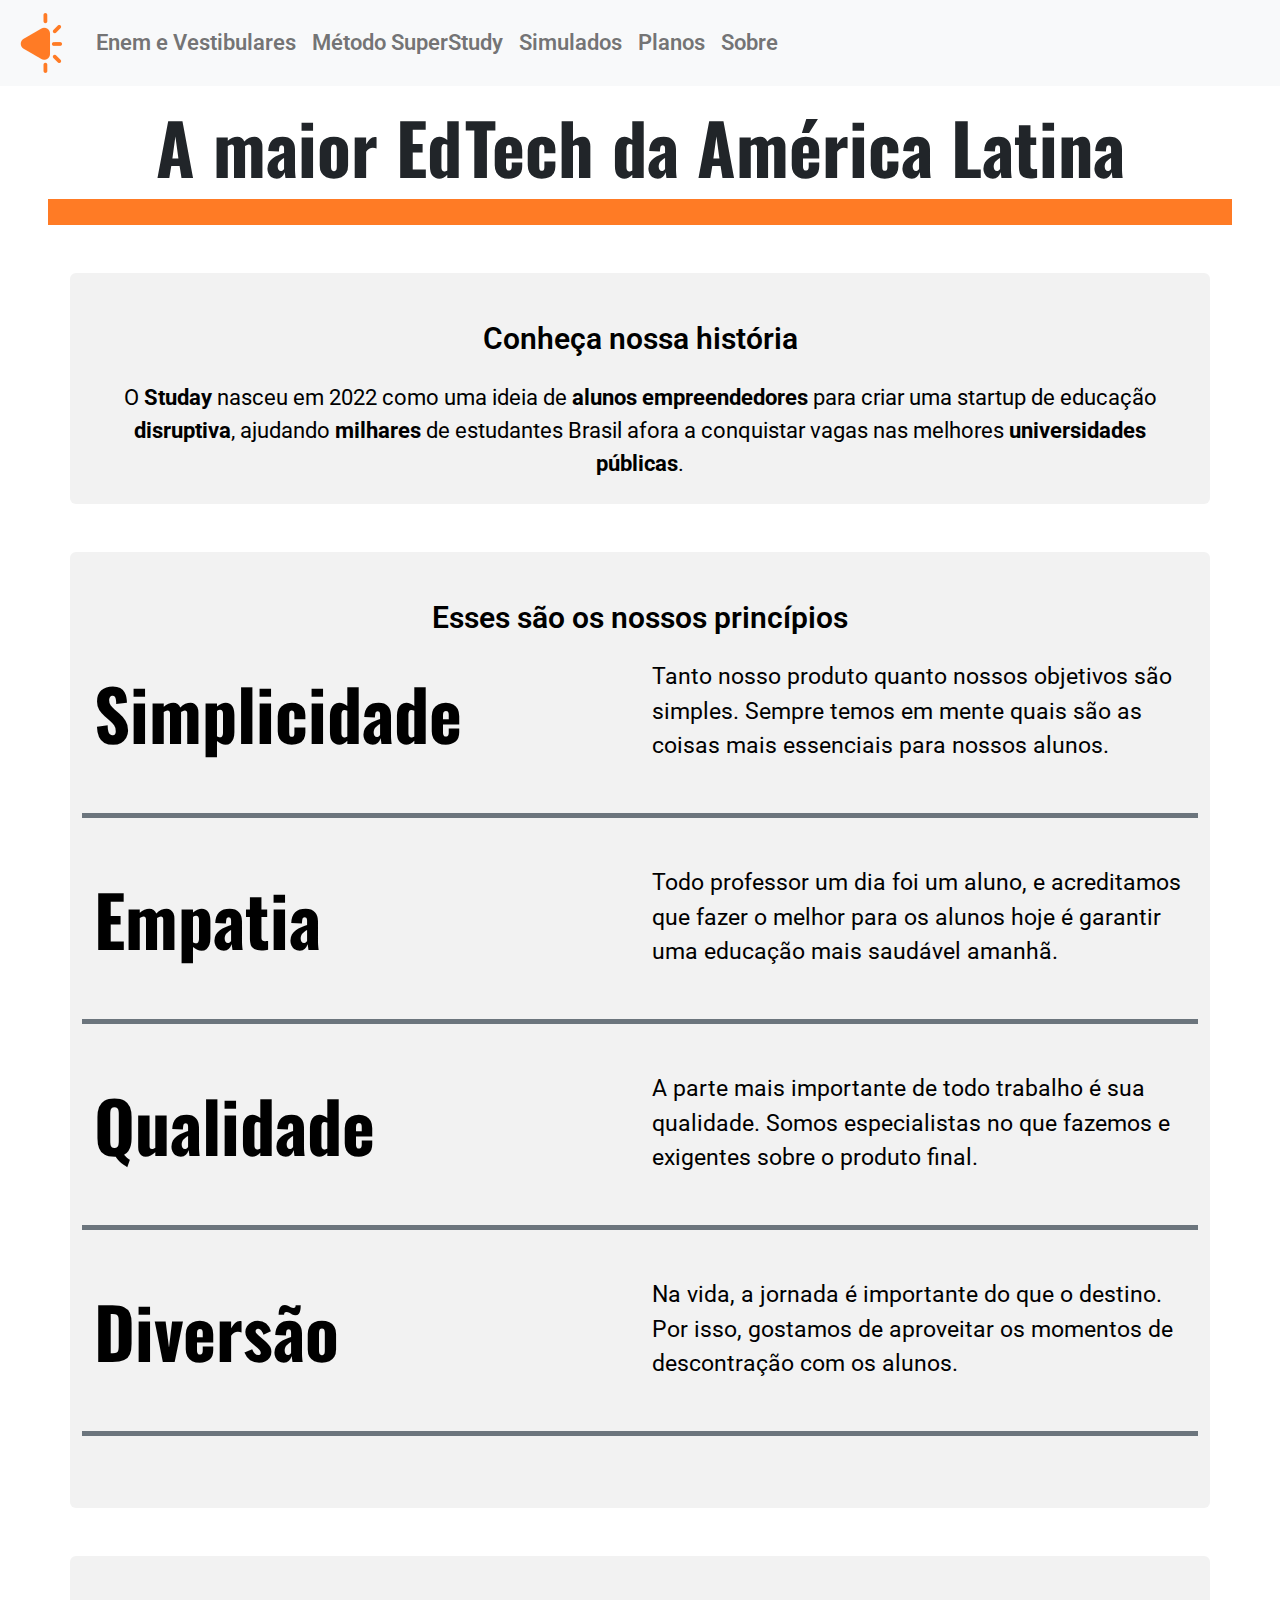
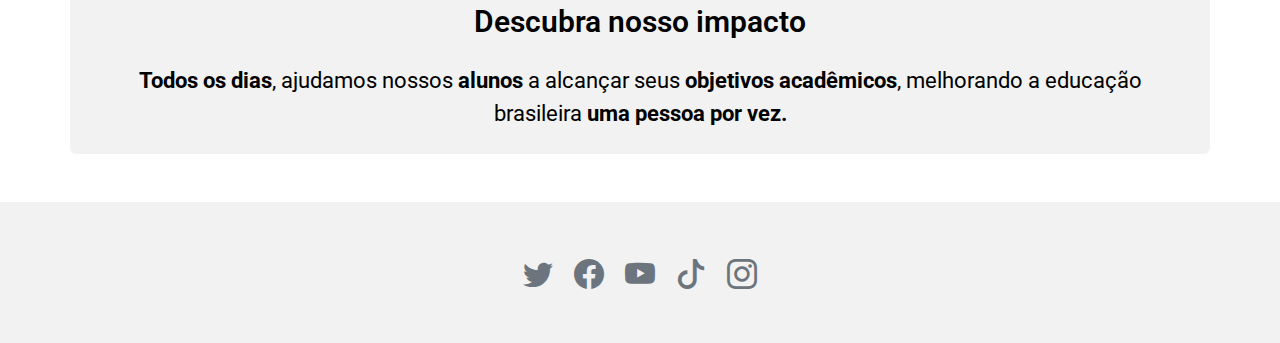
<file: sobre.html>
<!doctype html>
<html lang="pt-br">

<head>
  <meta charset="utf-8">
  <meta name="viewport" content="width=device-width, initial-scale=1">
  <link href="css/bootstrap.min.css" rel="stylesheet">
  <script src="js/bootstrap.bundle.min.js"></script>
  <link rel="icon" href="./images/Logo20px.png">
  <link rel="stylesheet" href="https://cdn.jsdelivr.net/npm/bootstrap-icons@1.9.1/font/bootstrap-icons.css">
  <link rel="preconnect" href="https://fonts.googleapis.com">
  <link rel="preconnect" href="https://fonts.gstatic.com" crossorigin>
  <link
    href="https://fonts.googleapis.com/css2?family=Literata:ital,opsz,wght@0,7..72,400;0,7..72,700;1,7..72,400;1,7..72,700&display=swap"
    rel="stylesheet">
  <link
    href="https://fonts.googleapis.com/css2?family=Roboto:ital,wght@0,400;0,700;0,900;1,400;1,700;1,900&display=swap"
    rel="stylesheet">
  <link href="https://fonts.googleapis.com/css2?family=Oswald:wght@700&display=swap" rel="stylesheet">
  <link href="style.css" rel="stylesheet">
  <title>Studay</title>
</head>

<body>
  <!-- INICIO DA BARRA DE NAVEGAÇÃO-->

  <nav class="navbar navbar-expand-lg bg-light">
    <div class="container-fluid">
      <a class="navbar-brand" href="./index.html"><img src="images/Logo60px.png"></a>
      <button class="navbar-toggler" type="button" data-bs-toggle="collapse" data-bs-target="#navbarSupportedContent"
        aria-controls="navbarSupportedContent" aria-expanded="false" aria-label="Toggle navigation">
        <span class="navbar-toggler-icon"></span>
      </button>
      <div class="collapse navbar-collapse" id="navbarSupportedContent">
        <ul class="navbar-nav me-auto mb-2 mb-lg-0">
          <!--<li class="nav-item">
          <a class="nav-link active" aria-current="page" href="#">Home</a>
        </li>-->
          <li class="nav-item">
            <a class="nav-link" href="./enem.html">Enem e Vestibulares</a>
          </li>
          <li class="nav-item">
            <a class="nav-link" href="./metodo.html">Método SuperStudy</a>
          </li>
          <li class="nav-item">
            <a class="nav-link" href="./simulados.html">Simulados</a>
          </li>
          <li class="nav-item">
            <a class="nav-link" href="./planos.html">Planos</a>
          </li>
          <li class="nav-item">
            <a class="nav-link" href="./sobre.html">Sobre</a>
          </li>
          <!--<li class="nav-item dropdown">
          <a class="nav-link dropdown-toggle" href="#" role="button" data-bs-toggle="dropdown" aria-expanded="false">
            Dropdown
          </a>
          <ul class="dropdown-menu">
            <li><a class="dropdown-item" href="#">Action</a></li>
            <li><a class="dropdown-item" href="#">Another action</a></li>
            <li><hr class="dropdown-divider"></li>
            <li><a class="dropdown-item" href="#">Something else here</a></li>
          </ul>
        </li>-->
          <!--<li class="nav-item">
          <a class="nav-link disabled">Disabled</a>
        </li>-->
        </ul>
        <!--<form class="d-flex" role="search">
        <input class="form-control me-2" type="search" placeholder="Search" aria-label="Search">
        <button class="btn btn-outline-success" type="submit">Search</button>
      </form>-->
      </div>
    </div>
  </nav>

  <!-- FIM DA BARRA DE NAVEGAÇÃO -->

  <div class="impact-lite text-center mt-2 mx-5" id="maior">A maior EdTech da América Latina</div>
  
  <div class="container rounded gray p-4 pt-5 mb-5 mt-5">
    
    <h1 class="title mb-4 mx-5 text-center">Conheça nossa história</h1>
    <div class="text-center">O <span class="special">Studay</span> nasceu em 2022 como uma ideia de <span class="special">alunos empreendedores</span> para criar uma startup de educação <span class="special">disruptiva</span>, ajudando <span class="special">milhares</span> de estudantes Brasil afora a conquistar vagas nas melhores <span class="special">universidades públicas</span>.</div>
  </div>

  <div class="container rounded gray p-4 pt-5 mb-5">
      <h1 class="title mb-4 mx-5 text-center">Esses são os nossos princípios</h1>
      <div class="row pb-5 mb-5 b-border">
        <div class="col">
            <div class="impact-lite">Simplicidade</div>
        </div>
        <div class="col">
          <div class="card-text">Tanto nosso produto quanto nossos objetivos são simples. Sempre temos em mente quais são as coisas mais essenciais para nossos alunos.</div>
        </div>
      </div>
      <div class="row pb-5 mb-5 b-border">
        <div class="col">
            <div class="impact-lite">Empatia</div>
        </div>
        <div class="col">
          <div class="card-text">Todo professor um dia foi um aluno, e acreditamos que fazer o melhor para os alunos hoje é garantir uma educação mais saudável amanhã.</div>
        </div>
      </div>
      <div class="row pb-5 mb-5 b-border">
        <div class="col">
            <div class="impact-lite">Qualidade</div>
        </div>
        <div class="col">
          <div class="card-text">A parte mais importante de todo trabalho é sua qualidade. Somos especialistas no que fazemos e exigentes sobre o produto final.</div>
        </div>
      </div>
      <div class="row pb-5 mb-5 b-border">
        <div class="col">
            <div class="impact-lite">Diversão</div>
        </div>
        <div class="col">
          <div class="card-text">Na vida, a jornada é importante do que o destino. Por isso, gostamos de aproveitar os momentos de descontração com os alunos.</div>
        </div>
      </div>
    </div>
    
    <div class="container rounded gray p-4 pt-5 mb-5 mt-5">
      <h1 class="title mb-4 mx-5 text-center">Descubra nosso impacto</h1>
      <div class="text-center"><span class="special">Todos os dias</span>, ajudamos nossos <span class="special">alunos</span> a alcançar seus <span class="special">objetivos acadêmicos</span>, melhorando a educação brasileira <span class="special">uma pessoa por vez.</span></div>
    </div>

    <!-- INICIO FOOTER -->

    <div class="gray p-5 mx-0 mt-5">
      <footer class="text-center">
        <a class="icon mx-2" href="https://twitter.com/"><i class="bi bi-twitter" style="font-size: 30px;"></i></a>
        <a class="icon mx-2" href="https://facebook.com/"><i class="bi bi-facebook" style="font-size: 30px;"></i></a>
        <a class="icon mx-2" href="https://youtube.com/"><i class="bi bi-youtube" style="font-size: 30px;"></i></a>
        <a class="icon mx-2" href="https://tiktok.com/"><i class="bi bi-tiktok" style="font-size: 30px;"></i></a>
        <a class="icon mx-2" href="https://instagram.com/"><i class="bi bi-instagram" style="font-size: 30px;"></i></a>
      </footer>
    </div>

    <!-- FIM FOOTER -->
</body>

</html>
</file>
<file: style.css>
body {
    font-family: 'Roboto', sans-serif;
    font-weight: 400;
    font-size: 22px;
}

canvas {
    position: fixed;
    top: 0;
    left: 0;
}

.content {
    width: 100vw;
    color: white;
    z-index: 99;
    position: absolute;
    width: 100%;
    margin: 0px auto;
    padding: 0px;
}

a {
    color: black;
    font-family: 'Roboto', sans-serif;
    font-weight: 600;
    text-decoration: none;
}

a:hover {
    color: black;
    text-decoration: underline;
}

a.nav-link {
    font-family: 'Roboto', sans-serif;
    font-weight: 600;
    text-decoration: none;
    transition: ease-in-out 4s;
}

a:hover.nav-link {
    color: var(--bs-secondary);
}

a.nav-link::after {
    content: "";
    display: block;
    position: relative;
    width: 100%;
    height: 2px;
    background: var(--bs-secondary);
    transition: transform 0.5s ease-in-out;
    transform: scale(0);
}

a:hover.nav-link::after {
    transform: scale(1);
}

.icon {
    color: var(--bs-secondary);
}

a:hover.icon {
    color: var(--bs-secondary);
}

a {
    font-family: 'Literata', serif;
    font-weight: bold;
}

.orange {
    background-color: #ff7b25;
    color: black;
}

.gray {
    background-color: #f2f2f2;
    color: black;
}

.space-gray {
    background-color: #f2f2f210;
    color: white;
}

.space {
    background-color: #00000000;
    color: white !important;
}

.space-icon {
    color: #ffffff;
}

a:hover.space-icon {
    color: #ffffff;
}

a.nav-link.space-nav-link {
    color: #ffffff !important;
}

a:hover.nav-link.space-nav-link {
    color: #ffffff !important;
}

a.nav-link.space-nav-link::after {
    content: "";
    display: block;
    position: relative;
    width: 100%;
    height: 2px;
    background: #ffffff !important;
    transition: transform 0.5s ease-in-out;
    transform: scale(0);
}

a:hover.nav-link.space-nav-link::after {
    transform: scale(1);
}

.white {
    background-color: white;
    color: black
}

.bold {
    font-weight: 600;
}

.title {
    font-family: 'Roboto', sans-serif;
    font-weight: 600;
    font-size: 30px;
    color: black;
}

.card-title {
    font-family: 'Roboto', sans-serif;
    font-weight: 600;
    font-size: 37px;
    line-height: 120%;
}

.card-small {
    font-family: 'Roboto', sans-serif;
    font-weight: 600;
    font-size: 22px;
    line-height: 85%;
}

.card-text {
    font-family: 'Roboto', sans-serif;
    font-weight: 400;
    font-size: 23px;
}

.impact {
    font-family: 'Oswald', sans-serif;
    font-weight: 700;
    font-size: 110px;
    line-height: 137px;
    text-align: left;
}

.impact-lite {
    font-family: 'Oswald', sans-serif;
    font-weight: 700;
    font-size: 100px;
    text-align: left;
}

#homem {
    width: 500px;
}

.button {
    border: none;
    border-radius: 8px;
    padding: 10px 15px;
    text-align: center;
    text-decoration: none;
    display: inline-block;
    font-size: 21px;
    font-weight: 600;
}

.left {
    text-align: left;
}

#maior::after {
    content: "";
    display: block;
    position: relative;
    width: 100%;
    height: 26px;
    background: var(--bs-secondary);
    transition: transform 0.5s ease-in-out;
    animation-name: enfatizar;
    animation-duration: 2s;
    background-color: #ff7b25;
}

@keyframes enfatizar {
    from {
        transform: scaleX(0);
    }

    to {
        transform: scaleX(1);
    }
}

.b-border {
    border-color: var(--bs-secondary);
    border-style: solid;
    border-width: 0px;
    border-bottom-width: 5px;
}

.special {
    font-family: 'Roboto', sans-serif;
    font-weight: 700;
    /*text-decoration: underline;*/
}

.figure {
    width: 500px;
}

@media (max-width: 1400px) {
    .impact {
        font-size: 95px;
        line-height: 117px;
    }

    .impact-lite {
        font-size: 70px;
    }
}

@media (max-width: 550px) {
    .impact {
        text-align: center;
        font-size: 70px;
        line-height: 97px;
    }

    .impact-lite {
        text-align: center;
        font-size: 50px;
    }

    #homem {
        width: 300px;
    }

    .left {
        text-align: center;
    }

    .figure {
        width: 250px;
    }
}
</file>
